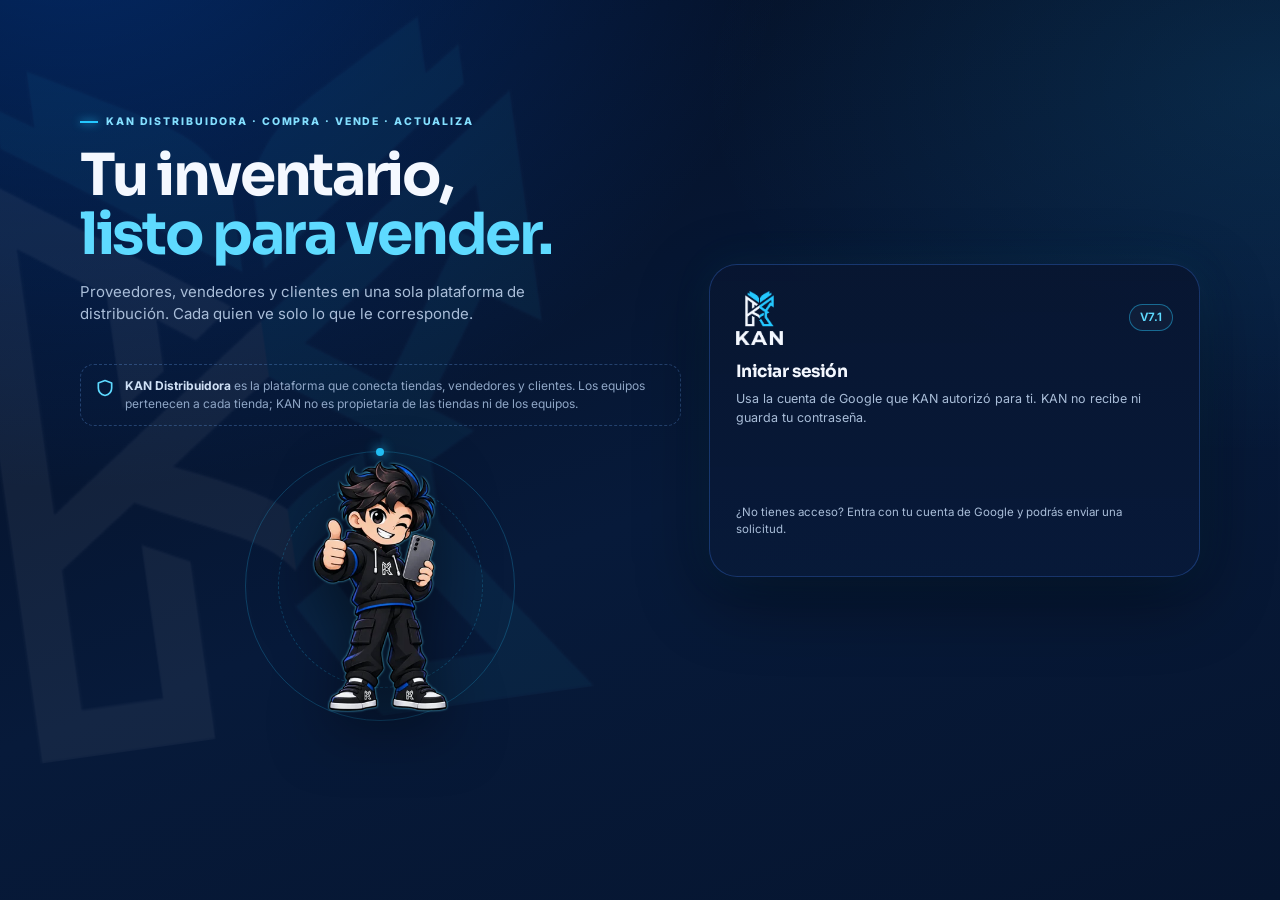
<file: index.html>
<!doctype html>
<html lang="es">
<head>
<meta charset="utf-8">
<meta name="viewport" content="width=device-width, initial-scale=1, viewport-fit=cover">
<meta name="theme-color" content="#06152F">
<meta name="description" content="KAN: inventario y venta de equipos electrónicos para proveedores y vendedores.">
<meta name="apple-mobile-web-app-capable" content="yes">
<meta name="apple-mobile-web-app-status-bar-style" content="black-translucent">
<meta name="apple-mobile-web-app-title" content="KAN">
<title>KAN Distribuidora · Compra. Vende. Actualiza.</title>
<link rel="manifest" href="manifest.webmanifest">
<link rel="icon" href="img/icono-192.png">
<link rel="apple-touch-icon" href="img/icono-192.png">
<link rel="preconnect" href="https://fonts.googleapis.com">
<link rel="preconnect" href="https://fonts.gstatic.com" crossorigin>
<link rel="stylesheet" href="https://fonts.googleapis.com/css2?family=Inter:wght@400;500;600;700;800&family=Sora:wght@600;700;800&display=swap">
<link rel="stylesheet" href="css/kan.css">
</head>
<body>
<div id="raiz"><div class="cargando"><img src="img/m_lap.webp" alt=""><span>Abriendo KAN…</span></div></div>
<div class="toasts" id="toasts" aria-live="polite"></div>
<script src="js/config.js"></script>
<script>
  if (!window.KAN_CONFIG.API_URL) document.write('<script src="js/servidor-prueba.js"><\/script>');
  else if (window.KAN_CONFIG.GOOGLE_CLIENT_ID) document.write('<script src="https://accounts.google.com/gsi/client" async defer><\/script>');
</script>
<script src="js/api.js"></script>
<script src="js/app.js"></script>
<script src="js/vistas.js"></script>
<script src="js/vistas-tienda.js"></script>
<script>
  if ('serviceWorker' in navigator && location.protocol === 'https:') navigator.serviceWorker.register('sw.js').catch(function () {});
</script>
</body>
</html>
</file>
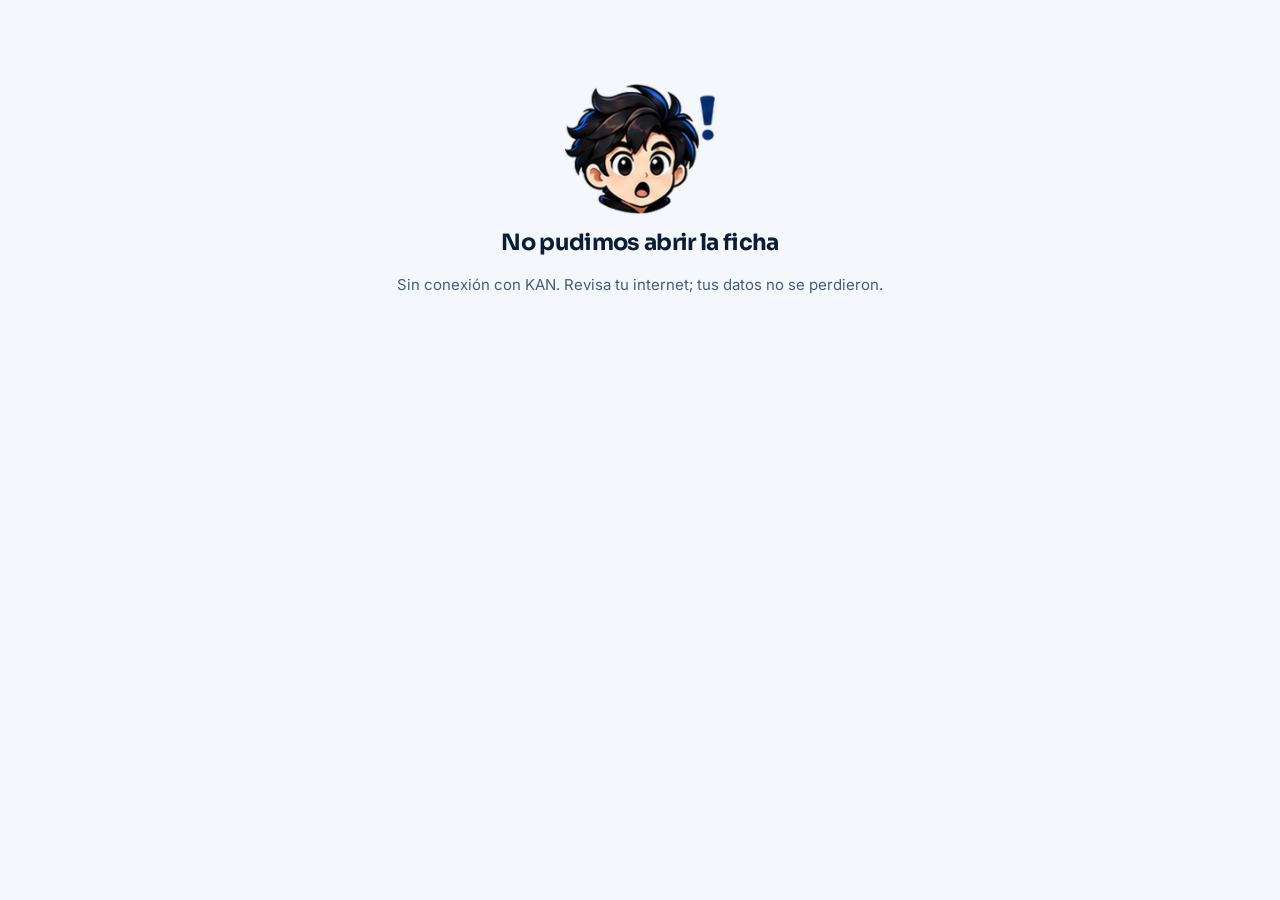
<file: ficha.html>
<!doctype html>
<html lang="es">
<head>
<meta charset="utf-8">
<meta name="viewport" content="width=device-width, initial-scale=1, viewport-fit=cover">
<meta name="theme-color" content="#f4f7fc">
<meta name="robots" content="noindex">
<title>Ficha del equipo · KAN Distribuidora</title>
<link rel="icon" href="img/icono-192.png">
<link rel="preconnect" href="https://fonts.googleapis.com">
<link rel="preconnect" href="https://fonts.gstatic.com" crossorigin>
<link rel="stylesheet" href="https://fonts.googleapis.com/css2?family=Inter:wght@400;500;600;700&family=Sora:wght@600;700;800&display=swap">
<style>
:root{--navy:#0a2a66;--azul:#087bff;--azul2:#0a52d6;--cian:#24c8ff;--tinta:#0d1b33;--mut:#4a5b78;--linea:#e1e8f3;--fondo:#f4f7fc}
*{box-sizing:border-box}
body{margin:0;background:var(--fondo);color:var(--tinta);font:15px/1.55 Inter,system-ui,-apple-system,"Segoe UI",sans-serif;-webkit-font-smoothing:antialiased}
h1,h2{font-family:Sora,Inter,sans-serif;letter-spacing:-.03em;margin:0}
.caja{max-width:1100px;margin:0 auto;padding:16px 16px 110px}
header{display:flex;align-items:center;justify-content:space-between;gap:12px;padding:6px 0 14px}
header img{height:42px;width:auto}
.disp{display:inline-flex;align-items:center;gap:7px;font-size:12px;font-weight:700;padding:6px 12px;border-radius:999px}
.disp::before{content:"";width:8px;height:8px;border-radius:50%;background:currentColor}
.d-DISPONIBLE{color:#0f7a52;background:#e3f7ee}.d-APARTADO{color:#8a5a00;background:#fff3d6}.d-NO_DISPONIBLE{color:#8a1f33;background:#fde6ea}
.rejilla{display:grid;gap:22px;grid-template-columns:minmax(0,1fr)}
@media (min-width:1024px){.rejilla{grid-template-columns:minmax(0,1.1fr) minmax(0,1fr);align-items:start}.galeria{position:sticky;top:16px}.caja{padding:24px 24px 60px}}
.principal{position:relative;height:clamp(280px,70vw,520px);border-radius:26px;overflow:hidden;background:radial-gradient(circle at 50% 55%,rgba(36,200,255,.3),transparent 60%),linear-gradient(150deg,#0c2a5c,#06152f);display:grid;place-items:center}
.principal img{width:100%;height:100%;object-fit:contain;animation:entra .5s ease both}
.principal button{position:absolute;top:calc(50% - 22px);width:44px;height:44px;border-radius:50%;border:0;background:rgba(255,255,255,.88);display:grid;place-items:center;cursor:pointer;font-size:20px;color:var(--tinta)}
.principal .ant{left:12px}.principal .sig{right:12px}
.miniaturas{display:flex;gap:8px;margin-top:10px;overflow-x:auto}
.miniaturas button{flex:none;width:68px;height:68px;padding:0;border-radius:12px;overflow:hidden;border:2px solid transparent;cursor:pointer;background:#dfe7f3}
.miniaturas button.on{border-color:var(--azul)}
.miniaturas img{width:100%;height:100%;object-fit:cover}
.sin-foto{color:#9fc3f0;text-align:center;font-size:13px}
.ceja{font-size:12px;font-weight:800;letter-spacing:.1em;color:var(--azul2);text-transform:uppercase}
h1{font-size:clamp(26px,4vw,36px);margin-top:4px}
.precio{display:flex;align-items:baseline;gap:8px;margin:12px 0 4px}
.precio b{font-family:Sora,Inter,sans-serif;font-size:34px;color:var(--navy);letter-spacing:-.03em}
.campos{display:grid;grid-template-columns:repeat(2,minmax(0,1fr));gap:10px;margin:16px 0}
.campo{background:#fff;border:1px solid var(--linea);border-radius:16px;padding:12px 14px}
.campo span{display:block;font-size:12px;color:var(--mut)}
.campo b{font-size:15px}
.detalles{background:#fff;border:1px solid var(--linea);border-radius:16px;padding:14px;color:#22324f}
.aviso{margin:16px 0;padding:12px 14px;border-radius:14px;background:#eef4ff;border:1px solid #cfe0ff;color:#23406f;font-size:13px}
.vendedor{display:flex;align-items:center;gap:12px;margin-top:16px;padding:12px 14px;border-radius:18px;background:linear-gradient(135deg,#0a2a66,#06152f);color:#f4f8ff;overflow:hidden}
.vendedor img{height:62px;width:auto;margin-bottom:-14px}
.cta{position:fixed;left:0;right:0;bottom:0;padding:12px 16px calc(12px + env(safe-area-inset-bottom,0px));background:rgba(244,247,252,.96);border-top:1px solid var(--linea)}
@media (min-width:1024px){.cta{position:static;padding:0;margin-top:18px;background:none;border:0}}
.cta a{display:flex;align-items:center;justify-content:center;gap:10px;height:56px;border-radius:16px;background:linear-gradient(135deg,var(--azul),var(--azul2));color:#fff;font-weight:700;font-size:16px;text-decoration:none;box-shadow:0 10px 24px rgba(8,82,214,.3);transition:transform .18s,box-shadow .2s}
.cta a:hover{transform:translateY(-2px);box-shadow:0 0 0 1px rgba(36,200,255,.8),0 0 24px rgba(36,200,255,.4)}
.cta a:focus-visible,button:focus-visible{outline:3px solid var(--azul);outline-offset:3px}
.estado{display:flex;flex-direction:column;align-items:center;gap:12px;text-align:center;padding:60px 16px}
.estado img{width:150px;animation:flota 5s ease-in-out infinite}
.prueba{font-size:12px;text-align:center;color:#8a5a00;background:#fff3d6;border-radius:10px;padding:6px 10px;margin-bottom:10px}
.entra{animation:entra .55s cubic-bezier(.2,.8,.2,1) both}
@keyframes entra{from{opacity:0;transform:translateY(12px)}to{opacity:1;transform:none}}
@keyframes flota{0%,100%{transform:translateY(0)}50%{transform:translateY(-8px)}}
@media (prefers-reduced-motion:reduce){*{animation:none!important;transition:none!important}}
</style>
</head>
<body>
<div class="caja" id="ficha"><div class="estado"><img src="img/m_lap.webp" alt=""><span>Cargando ficha…</span></div></div>
<script src="js/config.js"></script>
<script>if (!window.KAN_CONFIG.API_URL) document.write('<script src="js/servidor-prueba.js"><\/script>');</script>
<script src="js/api.js"></script>
<script>
(function () {
  var esc = function (s) { return String(s == null ? '' : s).replace(/[&<>"']/g, function (c) { return { '&': '&amp;', '<': '&lt;', '>': '&gt;', '"': '&quot;', "'": '&#39;' }[c]; }); };
  var caja = document.getElementById('ficha');
  var f = new URLSearchParams(location.search).get('f') || '';
  var MENSAJES = { NO_EXISTE: 'Esta ficha no existe o el enlace está incompleto.', REVOCADA: 'Esta ficha ya no está disponible.', VENCIDA: 'Este enlace venció. Pide uno nuevo a tu vendedor.' };
  function estado(img, titulo, texto) { caja.innerHTML = '<div class="estado entra"><img src="img/' + img + '" alt=""><h2>' + esc(titulo) + '</h2><p style="color:var(--mut);margin:0">' + esc(texto) + '</p></div>'; }
  KANApi.llamar('fichaPublica', { f: f }).then(function (r) {
    if (r.estado !== 'OK') return estado('m_think.webp', 'Ficha no disponible', MENSAJES[r.estado] || MENSAJES.NO_EXISTE);
    var u = r.unidad, i = 0;
    document.title = u.nombre + ' · KAN Distribuidora';
    var wa = r.vendedor.whatsapp ? 'https://wa.me/' + r.vendedor.whatsapp + '?text=' + encodeURIComponent('Hola, me interesa el ' + u.nombre + ' (ref. ' + u.referencia + '). ¿Sigue disponible?') : '';
    var DISP = { DISPONIBLE: 'Disponible', APARTADO: 'Apartado', NO_DISPONIBLE: 'No disponible' };
    function galeria() {
      if (!u.fotos.length) return '<div class="principal"><div class="sin-foto">Sin fotografías por ahora.<br>Pídelas a tu vendedor.</div></div>';
      return '<div class="principal"><img src="' + u.fotos[i] + '" alt="' + esc(u.nombre) + ', foto ' + (i + 1) + '">' + (u.fotos.length > 1 ? '<button class="ant" data-m="-1" aria-label="Foto anterior">‹</button><button class="sig" data-m="1" aria-label="Foto siguiente">›</button>' : '') + '</div>' +
        (u.fotos.length > 1 ? '<div class="miniaturas">' + u.fotos.map(function (s, j) { return '<button class="' + (j === i ? 'on' : '') + '" data-i="' + j + '" aria-label="Foto ' + (j + 1) + '"><img src="' + s + '" alt=""></button>'; }).join('') + '</div>' : '');
    }
    function pintar() {
      caja.innerHTML = (KANApi.modoPrueba ? '<div class="prueba">Ficha de prueba con datos ficticios</div>' : '') +
        '<header><img src="img/logo.png" alt="KAN"><span class="disp d-' + u.disponibilidad + '">' + DISP[u.disponibilidad] + '</span></header>' +
        '<div class="rejilla"><section class="galeria entra" id="galeria">' + galeria() + '</section><section class="entra" style="animation-delay:.08s">' +
        '<div class="ceja">' + esc(u.marca) + ' · ' + esc(u.categoria) + '</div><h1>' + esc(u.nombre) + '</h1>' +
        (u.precio !== null ? '<div class="precio"><b>$' + Number(u.precio).toLocaleString('es-MX') + '</b><span style="color:var(--mut);font-weight:600">MXN</span></div>' : '<p style="color:var(--mut)">Este equipo ya no está disponible. Pregunta a tu vendedor por opciones similares.</p>') +
        '<div class="campos">' + u.campos.map(function (c) { return '<div class="campo"><span>' + esc(c.l) + '</span><b>' + esc(c.v) + '</b></div>'; }).join('') + '</div>' +
        (u.detalles ? '<div class="detalles"><div style="font-size:12px;color:var(--mut)">Detalles</div>' + esc(u.detalles) + '</div>' : '') +
        '<div class="aviso">El precio y la existencia deben confirmarse con tu vendedor antes de cerrar la compra. Referencia: <b>' + esc(u.referencia) + '</b></div>' +
        '<div class="vendedor"><img src="img/m2_selfie.webp" alt=""><div><div style="font-size:12px;color:#a9d8ff">Te atiende</div><b style="font-family:Sora,Inter,sans-serif">' + esc(r.vendedor.nombre) + '</b><div style="font-size:11px;color:#a9d8ff">Vendedor en KAN Distribuidora</div></div></div>' +
        (wa ? '<div class="cta"><a href="' + esc(wa) + '" target="_blank" rel="noopener"><svg width="22" height="22" viewBox="0 0 24 24" fill="none" stroke="currentColor" stroke-width="2" stroke-linecap="round" stroke-linejoin="round" aria-hidden="true"><path d="M21 12a8.5 8.5 0 01-12.6 7.4L3 21l1.7-5.2A8.5 8.5 0 1121 12z"/></svg>Preguntar por WhatsApp</a></div>' : '') +
        '<p style="font-size:11.5px;color:#5b6b85;margin:18px 0 0;line-height:1.5">KAN Distribuidora es la plataforma que conecta tiendas, vendedores y clientes. Los equipos pertenecen a cada tienda; KAN no es propietaria de las tiendas ni de los equipos.</p></section></div>';
    }
    caja.addEventListener('click', function (e) {
      var b = e.target.closest('[data-m],[data-i]'); if (!b) return;
      i = b.dataset.i !== undefined ? Number(b.dataset.i) : (i + Number(b.dataset.m) + u.fotos.length) % u.fotos.length;
      document.getElementById('galeria').innerHTML = galeria();
    });
    pintar();
  }).catch(function (e) { estado('m_alerta.webp', 'No pudimos abrir la ficha', e.message || 'Revisa tu conexión e inténtalo de nuevo.'); });
})();
</script>
</body>
</html>
</file>
<file: css/kan.css>
/* KAN V7.0 · Identidad visual (base: KAN Lite V6.2 + prototipo visual) */
:root{
  --bg:#040f25;--bg2:#081b3d;--card:#0b2450;--card2:#0e2f63;--line:rgba(111,174,255,.2);--line2:rgba(36,200,255,.45);
  --blue:#087bff;--blue2:#0066ff;--cyan:#24c8ff;--cyan2:#5edaff;--ink:#f4f8ff;--mut:#a9bdd8;--mut2:#8fa6c6;
  --ok:#35d69a;--ok2:#63e5b2;--hold:#ffd27b;--review:#8fc9ff;--sold:#ff9cac;--gone:#c4d2e5;--warn:#ffc76b;--err:#ff6b7a;
  --r:18px;--r2:14px;--sombra:0 12px 30px rgba(0,0,0,.25);
  --f-titulo:Sora,Inter,system-ui,sans-serif;--f-texto:Inter,system-ui,-apple-system,"Segoe UI",Roboto,sans-serif;
  --nav-h:64px;--lado:236px;
}
*{box-sizing:border-box}
html{color-scheme:dark;-webkit-text-size-adjust:100%}
body{margin:0;min-height:100vh;color:var(--ink);font:15px/1.5 var(--f-texto);-webkit-font-smoothing:antialiased;
  background:radial-gradient(ellipse at 6% -12%,rgba(0,102,255,.30),transparent 42%),radial-gradient(ellipse at 100% 10%,rgba(36,200,255,.10),transparent 32%),linear-gradient(160deg,#040e22 0%,#071a3a 55%,#06152f 100%);background-attachment:fixed}
img{max-width:100%}
button,input,select,textarea{font:inherit;color:inherit}
a{color:var(--cyan2)}
h1,h2,h3{font-family:var(--f-titulo);letter-spacing:-.025em;margin:0}
h1{font-size:clamp(22px,2.6vw,30px);line-height:1.15}
h2{font-size:17px}
h3{font-size:15px}
.mut{color:var(--mut)}.peq{font-size:12.5px}.mini{font-size:11.5px}
.oculto{display:none!important}
.sr{position:absolute;width:1px;height:1px;overflow:hidden;clip:rect(0 0 0 0);white-space:nowrap}
svg.i{width:20px;height:20px;fill:none;stroke:currentColor;stroke-width:2;stroke-linecap:round;stroke-linejoin:round;flex:none}
:focus-visible{outline:3px solid var(--cyan);outline-offset:2px}

/* ---------- Estructura: móvil primero ---------- */
.app{min-height:100vh}
.barra-sup{position:sticky;top:0;z-index:30;display:flex;align-items:center;gap:10px;padding:10px 14px;padding-top:calc(10px + env(safe-area-inset-top,0px));
  background:rgba(4,15,36,.9);backdrop-filter:blur(14px);border-bottom:1px solid rgba(58,147,255,.22)}
.marca{display:flex;align-items:center;gap:8px;text-decoration:none;color:inherit;border:0;background:none;padding:0;cursor:pointer}
.marca img{height:30px;width:auto;filter:drop-shadow(0 0 10px rgba(36,200,255,.35))}
.marca b{font-family:var(--f-titulo);font-size:16px;letter-spacing:.02em}
.marca small{font-size:10px;font-weight:800;letter-spacing:.14em;color:#83dfff;border:1px solid var(--line);border-radius:6px;padding:2px 6px}
.barra-sup .buscador-sup{display:none}
.barra-sup .acciones{margin-left:auto;display:flex;align-items:center;gap:6px}
.lado{display:none}
.contenido{width:100%;padding:16px 14px calc(var(--nav-h) + 28px + env(safe-area-inset-bottom,0px));max-width:1500px;margin:0 auto;min-width:0}
.barra-guardar{position:sticky;bottom:calc(var(--nav-h) + 10px);z-index:5}
@media (min-width:640px){.barra-guardar{bottom:16px}}
.nav-inf{position:fixed;left:0;right:0;bottom:0;z-index:30;display:flex;gap:4px;padding:6px 8px calc(6px + env(safe-area-inset-bottom,0px));
  background:rgba(4,15,36,.96);backdrop-filter:blur(16px);border-top:1px solid rgba(58,147,255,.25)}
.nav-inf a{flex:1;min-height:52px;display:flex;flex-direction:column;align-items:center;justify-content:center;gap:2px;border-radius:12px;color:#9fb5d3;text-decoration:none;font-size:11px;font-weight:700;position:relative}
.nav-inf a.on{color:var(--cyan2);background:rgba(8,123,255,.18)}
.punto{position:absolute;top:6px;right:calc(50% - 18px);min-width:17px;height:17px;padding:0 4px;border-radius:9px;background:var(--cyan);color:#04152f;font-size:10px;font-weight:800;display:grid;place-items:center}
.estado-red{display:flex;align-items:center;gap:6px;font-size:11px;color:var(--mut)}
.estado-red i{width:8px;height:8px;border-radius:50%;background:var(--ok);box-shadow:0 0 8px var(--ok)}
.estado-red.fuera i{background:var(--err);box-shadow:0 0 8px var(--err)}
.aviso-red{position:sticky;top:57px;z-index:29;margin:0;padding:9px 14px;background:#5a1d2c;border-bottom:1px solid var(--err);color:#ffdfe4;font-size:13px;text-align:center}
.banda-prueba{padding:7px 14px;background:rgba(255,199,107,.12);border-bottom:1px solid rgba(255,199,107,.35);color:#ffe2a8;font-size:12px;text-align:center}
.banda-prueba b{color:#fff1d6}

/* Tablet: menú compacto lateral */
@media (min-width:640px){
  .app{display:grid;grid-template-columns:84px minmax(0,1fr);grid-template-rows:auto auto 1fr}
  .barra-sup{grid-column:1/-1}
  .banda-prueba,.aviso-red{grid-column:1/-1}
  .lado{display:flex;flex-direction:column;gap:4px;padding:14px 8px;position:sticky;top:57px;height:calc(100vh - 57px);border-right:1px solid rgba(58,147,255,.18);background:rgba(4,15,36,.55)}
  .lado a{display:flex;flex-direction:column;align-items:center;gap:3px;padding:10px 4px;border-radius:12px;color:#9fb5d3;text-decoration:none;font-size:10.5px;font-weight:700;text-align:center;position:relative;transition:background-color .2s,color .2s}
  .lado a:hover{background:rgba(8,123,255,.12);color:#fff}
  .lado a.on{background:rgba(8,123,255,.2);color:var(--cyan2);box-shadow:inset 0 0 0 1px rgba(36,200,255,.25)}
  .lado .pie-lado{margin-top:auto}
  .nav-inf{display:none}
  .contenido{padding:22px 22px 40px}
}
/* Escritorio: barra lateral con texto y buscador superior */
@media (min-width:1024px){
  .app{grid-template-columns:var(--lado) minmax(0,1fr)}
  .lado{padding:18px 12px}
  .lado a{flex-direction:row;justify-content:flex-start;gap:12px;padding:11px 14px;font-size:13.5px}
  .lado .punto{position:static;margin-left:auto}
  .lado .sec{font-size:10.5px;letter-spacing:.14em;color:var(--mut2);font-weight:800;padding:12px 14px 4px}
  .barra-sup{padding:12px 22px;gap:18px}
  .barra-sup .buscador-sup{display:block;flex:0 1 560px;margin-left:calc(var(--lado) - 170px)}
  .contenido{padding:26px 30px 48px}
}
@media (min-width:1440px){:root{--lado:256px}.contenido{padding:30px 40px 56px}}
@media (max-width:1023px){.lado .sec,.solo-escritorio{display:none!important}}
@media (min-width:1024px){.solo-movil{display:none!important}}

/* ---------- Componentes ---------- */
.tarjeta{background:linear-gradient(150deg,rgba(14,47,99,.92),rgba(7,25,57,.96));border:1px solid var(--line);border-radius:var(--r);padding:16px;box-shadow:var(--sombra)}
.tarjeta.plana{box-shadow:none;background:rgba(8,27,61,.7)}
.fila{display:flex;align-items:center;gap:10px;flex-wrap:wrap}
.entre{display:flex;align-items:center;justify-content:space-between;gap:12px;flex-wrap:wrap}
.pila{display:flex;flex-direction:column;gap:12px}
.rejilla{display:grid;gap:14px;grid-template-columns:repeat(auto-fill,minmax(min(100%,260px),1fr))}
.dos{display:grid;gap:16px;grid-template-columns:1fr}
@media (min-width:640px){.dos{grid-template-columns:repeat(2,minmax(0,1fr))}}
.encabezado{display:flex;align-items:flex-end;justify-content:space-between;gap:14px;flex-wrap:wrap;margin-bottom:18px}
.encabezado p{margin:4px 0 0}
.ceja{display:inline-flex;align-items:center;gap:8px;color:#83dfff;font-size:10.5px;font-weight:800;letter-spacing:.18em;text-transform:uppercase}
.ceja::before{content:"";width:18px;height:2px;background:var(--cyan);box-shadow:0 0 8px var(--cyan)}

.btn{position:relative;isolation:isolate;overflow:hidden;display:inline-flex;align-items:center;justify-content:center;gap:8px;min-height:44px;padding:10px 16px;border-radius:12px;
  border:1px solid rgba(130,185,255,.28);background:rgba(16,48,96,.78);color:#eaf5ff;font-weight:700;font-size:14px;cursor:pointer;text-decoration:none;
  transition:transform .18s ease,border-color .2s,box-shadow .22s,filter .2s}
.btn::before{content:"";position:absolute;inset:0;z-index:-1;opacity:0;pointer-events:none;background:radial-gradient(130px circle at var(--mx,50%) var(--my,50%),rgba(36,200,255,.4),transparent 72%);transition:opacity .2s}
.btn:hover{transform:translateY(-2px);border-color:rgba(36,200,255,.9);box-shadow:0 0 0 1px rgba(36,200,255,.25),0 0 20px rgba(0,119,255,.35);filter:brightness(1.06)}
.btn:hover::before{opacity:1}
.btn:active{transform:scale(.985)}
.btn.p{border-color:#168dff;background:linear-gradient(135deg,#087bff,#075de4);color:#fff;box-shadow:0 0 calc(10px + var(--prox,0)*22px) rgba(36,200,255,calc(.2 + var(--prox,0)*.45))}
.btn.neon{border:0;background:linear-gradient(135deg,#24c8ff,#087bff);color:#04152f;box-shadow:0 0 calc(14px + var(--prox,0)*22px) rgba(36,200,255,calc(.3 + var(--prox,0)*.4))}
.btn.p:hover,.btn.neon:hover{box-shadow:0 0 0 1px var(--cyan),0 0 30px rgba(36,200,255,.6),0 12px 28px rgba(8,123,255,.4)}
.btn.peligro{border-color:rgba(255,107,122,.55);background:rgba(120,25,45,.5);color:#ffdfe4}
.btn.ok{border-color:rgba(53,214,154,.55);background:rgba(20,90,70,.5);color:#d9fff0}
.btn.fant{background:transparent}
.btn.chico{min-height:36px;padding:6px 11px;font-size:12.5px;border-radius:10px}
.btn.ancho{width:100%}
.btn:disabled{opacity:.45;cursor:not-allowed;transform:none;box-shadow:none;filter:none}
.btn-icono{width:44px;height:44px;display:inline-grid;place-items:center;border-radius:12px;border:1px solid var(--line);background:rgba(8,27,61,.85);color:var(--ink);cursor:pointer;position:relative;transition:background-color .2s,box-shadow .2s}
.btn-icono:hover{background:rgba(8,123,255,.3);box-shadow:0 0 14px rgba(36,200,255,.35)}
.btn-icono .punto{top:-4px;right:-4px}

input,select,textarea{width:100%;min-height:46px;padding:11px 12px;border-radius:12px;border:1px solid rgba(125,174,232,.26);background:rgba(3,16,40,.72);color:var(--ink);transition:border-color .2s,box-shadow .2s}
textarea{min-height:90px;resize:vertical;line-height:1.5}
input::placeholder,textarea::placeholder{color:#7f97b9}
input:focus,select:focus,textarea:focus{outline:none;border-color:#24bfff;box-shadow:0 0 0 3px rgba(36,191,255,.16)}
select{color-scheme:dark}
label.campo,div.campo{display:block;font-size:12.5px;font-weight:700;color:#c3d5ed}
label.campo>input,label.campo>select,label.campo>textarea,div.campo>.chips{display:block;margin-top:6px}
div.campo>.chips{display:flex}
label.campo em{color:var(--cyan2);font-style:normal}
.campo.mal input,.campo.mal select{border-color:var(--err);box-shadow:0 0 0 2px rgba(255,107,122,.18)}
.form{display:grid;gap:14px;grid-template-columns:minmax(0,1fr)}
.form>*,.campo,.pila>*,.catalogo>*,.dos>*{min-width:0}
@media (min-width:1024px){.form.dos-col{grid-template-columns:repeat(2,minmax(0,1fr))}.form .todo{grid-column:1/-1}}
.check{display:flex;align-items:center;gap:10px;min-height:44px;cursor:pointer}
.check input{width:20px;min-height:20px;height:20px;accent-color:var(--cyan)}

.chips{display:flex;gap:8px;overflow-x:auto;padding:2px 0 4px;scrollbar-width:none}
.chips::-webkit-scrollbar{display:none}
.chip-f{flex:none;display:inline-flex;align-items:center;gap:7px;min-height:38px;padding:0 14px;border-radius:999px;border:1px solid rgba(118,168,226,.24);background:rgba(7,24,55,.8);color:#b5c7e0;font-weight:650;font-size:13px;cursor:pointer;transition:all .2s}
.chip-f:hover{border-color:var(--cyan);box-shadow:0 0 14px rgba(36,200,255,.25)}
.chip-f.on{background:rgba(8,123,255,.28);border-color:rgba(36,200,255,.75);color:#fff}
.chip-f b{font-size:11px;color:var(--cyan2)}
.estado{display:inline-flex;align-items:center;gap:6px;font-size:10.5px;font-weight:800;letter-spacing:.06em;padding:4px 10px;border-radius:999px;white-space:nowrap;text-transform:uppercase}
.estado::before{content:"";width:6px;height:6px;border-radius:50%;background:currentColor}
.e-DISPONIBLE{background:rgba(53,214,154,.14);color:var(--ok2)}
.e-APARTADO{background:rgba(255,210,123,.14);color:var(--hold)}
.e-REVISION{background:rgba(143,201,255,.14);color:var(--review)}
.e-VENDIDO{background:rgba(255,115,136,.14);color:var(--sold)}
.e-RETIRADO{background:rgba(196,210,229,.12);color:var(--gone)}
.etiqueta{display:inline-flex;align-items:center;gap:6px;font-size:11.5px;font-weight:650;padding:4px 10px;border-radius:999px;border:1px solid var(--line);color:#cfe0f5;background:rgba(255,255,255,.03)}
.etiqueta.cian{border-color:rgba(36,200,255,.45);color:var(--cyan2)}
.etiqueta.aviso{border-color:rgba(255,199,107,.45);color:var(--warn)}

.kpis{display:grid;gap:12px;grid-template-columns:repeat(2,minmax(0,1fr))}
@media (min-width:640px){.kpis{grid-template-columns:repeat(3,minmax(0,1fr))}}
@media (min-width:1024px){.kpis{grid-template-columns:repeat(5,minmax(0,1fr))}}
.kpi{position:relative;overflow:hidden;padding:14px 16px;border-radius:16px;background:linear-gradient(145deg,rgba(14,47,99,.92),rgba(7,27,61,.92));border:1px solid rgba(107,172,255,.22);min-height:92px}
.kpi b{display:block;font-family:var(--f-titulo);font-size:28px;letter-spacing:-.04em;line-height:1.15}
.kpi span{font-size:12px;font-weight:650;color:#b5c7e0}
.kpi::after{content:"";position:absolute;inset:0;background:linear-gradient(105deg,transparent 35%,rgba(94,218,255,.14) 50%,transparent 65%);transform:translateX(-100%);animation:brillo 6s ease-in-out 1s infinite}
@keyframes brillo{0%{transform:translateX(-100%)}40%,100%{transform:translateX(100%)}}

/* Tarjetas de modelo */
.modelo{display:flex;flex-direction:column;text-decoration:none;color:var(--ink);border-radius:var(--r);overflow:hidden;background:linear-gradient(150deg,rgba(14,47,99,.95),rgba(7,25,57,.98));border:1px solid var(--line);box-shadow:0 10px 24px rgba(0,0,0,.25);
  transition:transform .22s cubic-bezier(.2,.8,.2,1),box-shadow .25s,border-color .25s}
.modelo:hover{transform:translateY(-4px);border-color:rgba(36,200,255,.7);box-shadow:0 0 0 1px rgba(36,200,255,.25),0 0 24px rgba(36,200,255,.2),0 16px 30px rgba(0,0,0,.35)}
.modelo .foto{height:150px}
.modelo:hover .foto img,.modelo:hover .foto svg{transform:scale(1.06) rotate(-2deg)}
.modelo .cuerpo{padding:12px 14px 14px;display:flex;flex-direction:column;gap:6px}
.modelo .t{font-family:var(--f-titulo);font-weight:700;font-size:15px;line-height:1.25}
.cuentas{display:flex;gap:6px;flex-wrap:wrap}
.cuentas span{font-size:11px;font-weight:700;padding:3px 8px;border-radius:7px;background:rgba(255,255,255,.05)}
.precios{display:grid;grid-template-columns:1fr 1fr;gap:8px;padding-top:9px;margin-top:4px;border-top:1px solid rgba(111,174,255,.18)}
.precios div{font-size:11px;color:var(--mut)}
.precios b{display:block;font-family:var(--f-titulo);font-size:17px;color:var(--ink);font-variant-numeric:tabular-nums}
.precios .rec b{color:var(--cyan2)}
.foto{position:relative;display:grid;place-items:center;overflow:hidden;background:radial-gradient(circle at 50% 55%,rgba(16,111,255,.35),transparent 60%),linear-gradient(135deg,#0a2b62,#061a3d)}
.foto img{width:100%;height:100%;object-fit:cover;transition:transform .5s cubic-bezier(.2,.8,.2,1)}
.foto svg.arte{width:44%;height:auto;max-height:80%;color:#6fa8e8;transition:transform .5s cubic-bezier(.2,.8,.2,1);opacity:.9}
.foto .sobre{position:absolute;left:8px;top:8px;display:flex;gap:6px;flex-wrap:wrap}
.foto .sobre-der{position:absolute;right:8px;bottom:8px;font-size:10.5px;font-weight:650;color:#cfe0f5;background:rgba(4,20,40,.75);padding:3px 8px;border-radius:7px}

/* Lista de unidades */
.unidad{display:grid;grid-template-columns:76px minmax(0,1fr);gap:12px;padding:12px;border-radius:16px;background:linear-gradient(150deg,rgba(14,47,99,.85),rgba(7,25,57,.95));border:1px solid var(--line);transition:border-color .2s,box-shadow .2s}
.unidad:hover{border-color:rgba(36,200,255,.55);box-shadow:0 0 18px rgba(36,200,255,.15)}
.unidad .foto{width:76px;height:76px;border-radius:12px}
.unidad .acciones-u{grid-column:1/-1;display:flex;gap:8px;flex-wrap:wrap}
@media (min-width:1024px){.unidad{grid-template-columns:88px minmax(0,1fr) auto;align-items:center}.unidad .foto{width:88px;height:88px}.unidad .acciones-u{grid-column:auto;justify-content:flex-end}}
.id-copia{display:inline-flex;align-items:center;gap:6px;font-family:ui-monospace,SFMono-Regular,Menlo,monospace;font-size:12px;font-weight:700;color:var(--cyan2);background:rgba(36,200,255,.08);border:1px solid rgba(36,200,255,.25);border-radius:8px;padding:3px 8px;cursor:pointer}
.id-copia:hover{background:rgba(36,200,255,.16)}
.id-copia svg{width:13px;height:13px}

/* Tabla */
.tabla-caja{overflow-x:auto;border-radius:var(--r);border:1px solid var(--line);background:rgba(6,20,46,.7)}
table.t{width:100%;border-collapse:collapse;font-size:13px;min-width:760px}
table.t th,table.t td{padding:10px 12px;text-align:left;border-bottom:1px solid rgba(111,174,255,.12);white-space:nowrap}
table.t th{position:sticky;top:0;background:#0a2048;font-size:11px;letter-spacing:.06em;text-transform:uppercase;color:var(--mut)}
table.t th button{all:unset;cursor:pointer;display:inline-flex;gap:4px;align-items:center}
table.t th button:focus-visible{outline:2px solid var(--cyan)}
table.t tr:hover td{background:rgba(8,123,255,.08)}
table.t td.num{text-align:right;font-variant-numeric:tabular-nums}

/* Catálogo con filtros laterales */
.catalogo{display:grid;gap:18px;grid-template-columns:minmax(0,1fr)}
.filtros{display:none}
.filtros.abierto{display:flex;position:fixed;inset:0;z-index:60;background:rgba(3,10,24,.85);backdrop-filter:blur(6px);align-items:flex-end}
.filtros .panel{width:100%;max-height:86vh;overflow:auto;background:linear-gradient(170deg,#0e2b5c,#071832);border-top:1px solid var(--line2);border-radius:22px 22px 0 0;padding:18px 16px calc(18px + env(safe-area-inset-bottom,0px));display:flex;flex-direction:column;gap:14px}
@media (min-width:1024px){
  .catalogo{grid-template-columns:270px minmax(0,1fr)}
  .filtros,.filtros.abierto{display:block;position:sticky;top:84px;align-self:start;inset:auto;background:none;backdrop-filter:none;z-index:1}
  .filtros .panel{max-height:calc(100vh - 110px);border:1px solid var(--line);border-radius:var(--r);background:rgba(8,27,61,.75)}
  .filtros .cerrar-filtros{display:none}
}
.interpretacion{display:flex;align-items:center;gap:10px;flex-wrap:wrap;padding:10px 12px;border-radius:14px;background:rgba(8,42,91,.55);border:1px solid rgba(36,200,255,.22)}
.interpretacion img{width:38px;height:38px;object-fit:contain}
.aviso{display:flex;align-items:center;gap:12px;padding:12px 14px;border-radius:14px;border:1px solid rgba(255,199,107,.4);background:rgba(255,199,107,.08);color:#ffe2a8;font-size:13px}
.aviso.info{border-color:rgba(36,200,255,.35);background:rgba(8,42,91,.45);color:#cfe9ff}
.aviso.peligro{border-color:rgba(255,107,122,.45);background:rgba(120,25,45,.35);color:#ffdfe4}

/* Ficha interna: dos columnas en escritorio */
.ficha{display:grid;gap:18px;grid-template-columns:minmax(0,1fr)}
@media (min-width:1024px){.ficha{grid-template-columns:minmax(0,1.05fr) minmax(0,1fr);align-items:start}.ficha .galeria{position:sticky;top:84px}}
.galeria .principal{height:clamp(260px,52vw,460px);border-radius:22px;border:1px solid var(--line);cursor:zoom-in}
.galeria .principal img{object-fit:contain;background:#061634}
.miniaturas{display:grid;grid-template-columns:repeat(5,minmax(0,1fr));gap:8px;margin-top:10px}
.miniaturas button{padding:0;border:1px solid var(--line);border-radius:10px;overflow:hidden;aspect-ratio:1;cursor:pointer;background:#0a2048}
.miniaturas button.on{border-color:var(--cyan);box-shadow:0 0 10px rgba(36,200,255,.5)}
.miniaturas img{width:100%;height:100%;object-fit:cover;display:block}
.specs{display:grid;grid-template-columns:repeat(2,minmax(0,1fr));gap:10px}
.spec{padding:11px 13px;border-radius:14px;background:rgba(8,27,61,.85);border:1px solid rgba(107,172,255,.18)}
.spec span{display:block;font-size:11px;color:var(--mut)}
.spec b{font-size:14px}
.precio-bloque{display:grid;grid-template-columns:repeat(2,minmax(0,1fr));gap:10px}
.precio-bloque .p{padding:12px 14px;border-radius:16px;background:rgba(8,27,61,.85);border:1px solid rgba(107,172,255,.18)}
.precio-bloque .p.dest{background:linear-gradient(145deg,rgba(8,123,255,.22),rgba(36,200,255,.08));border-color:rgba(36,200,255,.4)}
.precio-bloque span{display:block;font-size:11px;color:var(--mut)}
.precio-bloque b{font-family:var(--f-titulo);font-size:21px}
.precio-bloque .dest b{color:var(--cyan2)}
.privado{border:1px dashed rgba(255,199,107,.4);background:rgba(255,199,107,.05)}
.burbuja-wa{padding:12px 14px;border-radius:16px 16px 16px 4px;background:#0d3b2e;border:1px solid rgba(53,214,154,.25);color:#e9fff6}
.burbuja-wa textarea{background:transparent;border:0;min-height:220px;padding:0;color:#e9fff6}
.burbuja-wa textarea:focus{box-shadow:none}
.metricas{display:grid;grid-template-columns:repeat(3,minmax(0,1fr));gap:8px}
.metricas div{padding:10px;border-radius:12px;background:rgba(3,16,40,.6);border:1px solid rgba(107,172,255,.15);text-align:center}
.metricas b{display:block;font-family:var(--f-titulo);font-size:18px}
.metricas span{font-size:11px;color:var(--mut)}
.linea-tiempo{list-style:none;margin:0;padding:0}
.linea-tiempo li{position:relative;padding:8px 0 8px 18px;border-left:2px solid rgba(36,200,255,.4);margin-left:5px;font-size:13px}
.linea-tiempo li::before{content:"";position:absolute;left:-6px;top:13px;width:10px;height:10px;border-radius:50%;background:var(--cyan);box-shadow:0 0 8px var(--cyan)}
.linea-tiempo li.rev{opacity:.55;text-decoration:line-through}
details.plegable>summary{list-style:none;cursor:pointer;display:flex;align-items:center;justify-content:space-between;gap:10px;font-weight:800}
details.plegable>summary::-webkit-details-marker{display:none}
details.plegable[open]>summary{margin-bottom:10px}

/* Registro */
.unidad-form{border:1px solid var(--line);border-radius:var(--r);padding:16px;background:rgba(8,27,61,.6)}
.fotos-edit{display:grid;grid-template-columns:repeat(auto-fill,minmax(96px,1fr));gap:10px}
.fotos-edit .f{position:relative;aspect-ratio:1;border-radius:12px;overflow:hidden;border:1px solid var(--line);background:#0a2048}
.fotos-edit .f img{width:100%;height:100%;object-fit:cover}
.fotos-edit .f .ctrl{position:absolute;inset:auto 4px 4px 4px;display:flex;gap:4px;justify-content:center}
.fotos-edit .f .ctrl button{width:30px;height:30px;border-radius:50%;border:0;background:rgba(0,0,0,.72);color:#fff;display:grid;place-items:center;cursor:pointer}
.fotos-edit .f .ctrl button svg{width:15px;height:15px}
.fotos-edit .f .principal-tag{position:absolute;left:5px;top:5px;background:var(--cyan);color:#04152f;font-size:10px;font-weight:800;padding:2px 7px;border-radius:999px}
.fotos-edit .agregar{aspect-ratio:1;border:1px dashed rgba(36,200,255,.5);border-radius:12px;background:rgba(36,200,255,.06);color:var(--cyan2);display:flex;flex-direction:column;align-items:center;justify-content:center;gap:4px;font-size:11.5px;font-weight:700;cursor:pointer}
.paso{width:28px;height:28px;border-radius:50%;display:inline-grid;place-items:center;background:linear-gradient(135deg,#087bff,#24c8ff);color:#04152f;font-weight:800;font-size:13px;flex:none}
.contador{display:inline-flex;align-items:center;border:1px solid var(--line);border-radius:12px;overflow:hidden}
.contador button{width:44px;height:44px;border:0;background:rgba(8,27,61,.9);color:var(--ink);font-size:20px;cursor:pointer}
.contador output{min-width:48px;text-align:center;font-family:var(--f-titulo);font-weight:700;font-size:18px}

/* Pestañas */
.pestanas{display:flex;gap:6px;overflow-x:auto;padding:4px;border-radius:14px;background:rgba(8,27,61,.8);border:1px solid rgba(103,169,255,.2);margin-bottom:16px;scrollbar-width:none}
.pestanas button{flex:none;min-height:40px;padding:0 14px;border:0;border-radius:10px;background:transparent;color:var(--mut);font-weight:700;cursor:pointer}
.pestanas button.on{background:linear-gradient(135deg,#087bff,#24c8ff);color:#fff;box-shadow:0 0 16px rgba(8,123,255,.4)}

/* Modal, toast y visor */
.capa{position:fixed;inset:0;z-index:80;background:rgba(3,10,24,.84);backdrop-filter:blur(6px);display:flex;align-items:flex-end;justify-content:center;animation:aparecer .2s ease both}
@media (min-width:640px){.capa{align-items:center;padding:20px}}
.modal{width:100%;max-width:520px;max-height:90vh;overflow:auto;background:linear-gradient(170deg,#0e2b5c,#071832);border:1px solid var(--line2);border-radius:24px 24px 0 0;padding:20px;box-shadow:0 -10px 40px rgba(36,200,255,.12);animation:subir .35s cubic-bezier(.2,1.1,.3,1) both}
@media (min-width:640px){.modal{border-radius:24px}}
.modal h2{margin-bottom:6px}
.modal .botones{display:flex;gap:10px;justify-content:flex-end;flex-wrap:wrap;margin-top:16px}
.visor{position:fixed;inset:0;z-index:90;background:rgba(2,8,20,.95);display:flex;flex-direction:column;align-items:center;justify-content:center;gap:12px;padding:16px}
.visor img{max-width:100%;max-height:78vh;border-radius:12px}
.toasts{position:fixed;left:50%;transform:translateX(-50%);bottom:calc(var(--nav-h) + 18px + env(safe-area-inset-bottom,0px));z-index:100;display:flex;flex-direction:column;gap:8px;width:min(92vw,440px);pointer-events:none}
@media (min-width:640px){.toasts{bottom:24px;left:auto;right:24px;transform:none}}
.toast{display:flex;align-items:center;gap:10px;padding:10px 14px;border-radius:14px;background:#0d2d5d;border:1px solid rgba(36,200,255,.55);box-shadow:0 12px 36px rgba(0,0,0,.45);font-weight:650;font-size:13.5px;animation:subir .3s ease both;pointer-events:auto}
.toast img{width:40px;height:40px;object-fit:contain;flex:none}
.toast.err{background:#5a1d2c;border-color:var(--err)}
@keyframes aparecer{from{opacity:0}to{opacity:1}}
@keyframes subir{from{opacity:0;transform:translateY(24px) scale(.98)}to{opacity:1;transform:none}}

/* Mascota */
.mascota{display:flex;align-items:center;gap:14px}
.mascota img{width:92px;height:auto;flex:none;filter:drop-shadow(0 10px 18px rgba(0,0,0,.4));animation:flotar 6s ease-in-out infinite}
.mascota .globo{position:relative;padding:12px 14px;border-radius:16px;background:rgba(8,42,91,.75);border:1px solid rgba(36,200,255,.3);font-size:13.5px;line-height:1.45}
.mascota .globo::before{content:"";position:absolute;left:-7px;top:22px;width:12px;height:12px;background:inherit;border-left:1px solid rgba(36,200,255,.3);border-bottom:1px solid rgba(36,200,255,.3);transform:rotate(45deg)}
.mascota.vertical{flex-direction:column;text-align:center}
.mascota.vertical .globo::before{left:calc(50% - 6px);top:-7px;transform:rotate(135deg)}
.mascota.advertencia .globo{border-color:rgba(255,199,107,.5);background:rgba(90,60,10,.35)}
.vacio{display:flex;flex-direction:column;align-items:center;gap:10px;padding:36px 16px;text-align:center}
.vacio .mascota img{width:130px}
@keyframes flotar{0%,100%{transform:translateY(0)}50%{transform:translateY(-8px)}}
.celebra{position:relative}
.celebra::after{content:"";position:absolute;inset:-20px;background:radial-gradient(circle,rgba(36,200,255,.35) 2px,transparent 3px) 0 0/22px 22px;animation:chispas 1.2s ease-out both;pointer-events:none;mask:radial-gradient(circle,#000 30%,transparent 70%)}
@keyframes chispas{from{opacity:1;transform:scale(.6)}to{opacity:0;transform:scale(1.4)}}
.cargando{display:flex;flex-direction:column;align-items:center;gap:10px;padding:40px 10px;color:var(--mut)}
.cargando img{width:110px;animation:flotar 3s ease-in-out infinite}
.esqueleto{border-radius:var(--r);background:linear-gradient(90deg,rgba(14,47,99,.6) 25%,rgba(36,200,255,.12) 50%,rgba(14,47,99,.6) 75%);background-size:200% 100%;animation:esq 1.4s linear infinite;min-height:220px}
@keyframes esq{to{background-position:-200% 0}}

/* Entradas animadas */
.entra{opacity:0;animation:entra .55s cubic-bezier(.2,.8,.2,1) forwards}
@keyframes entra{from{opacity:0;transform:translateY(14px)}to{opacity:1;transform:none}}

/* Acceso */
.acceso{min-height:calc(100vh - 60px);display:grid;gap:28px;align-items:center;padding:28px 18px;max-width:1180px;margin:0 auto;position:relative}
@media (min-width:1024px){.acceso{grid-template-columns:minmax(0,1.1fr) minmax(380px,.9fr);padding:40px 30px}}
.acceso .marca-agua{position:absolute;left:-60px;top:40px;width:min(60vw,560px);opacity:.05;transform:rotate(-8deg);pointer-events:none}
.acceso .hero{position:relative;display:flex;flex-direction:column;gap:16px}
.acceso .hero h1{font-size:clamp(32px,5vw,58px);line-height:1.02;letter-spacing:-.04em}
.acceso .hero h1 span{color:var(--cyan2)}
.orbita-caja{position:relative;height:280px;display:grid;place-items:center}
.orbita{position:absolute;border-radius:50%;border:1px solid rgba(36,200,255,.22);animation:girar 28s linear infinite}
.orbita i{position:absolute;width:8px;height:8px;border-radius:50%;background:var(--cyan);box-shadow:0 0 12px var(--cyan);top:-4px;left:calc(50% - 4px)}
.orbita.b{border-style:dashed;animation-duration:40s;animation-direction:reverse}
.orbita-caja img{position:relative;height:250px;width:auto;animation:flotar 6s ease-in-out infinite;filter:drop-shadow(0 0 1px rgba(94,218,255,.9)) drop-shadow(0 18px 30px rgba(0,0,0,.5))}
@keyframes girar{to{transform:rotate(360deg)}}
@media (max-width:1023px){.orbita-caja{height:220px}.orbita-caja img{height:200px}}
.panel-acceso{position:relative;background:linear-gradient(180deg,rgba(8,22,49,.96),rgba(8,26,57,.92));border:1px solid rgba(66,134,255,.28);border-radius:28px;padding:26px;box-shadow:0 22px 70px rgba(0,0,0,.42),0 0 40px rgba(36,200,255,.08)}
.cuenta-prueba{display:flex;align-items:center;gap:12px;width:100%;text-align:left;padding:12px 14px;border-radius:14px;border:1px solid var(--line);background:rgba(16,48,96,.6);color:var(--ink);cursor:pointer;transition:all .2s}
.cuenta-prueba:hover{border-color:var(--cyan);box-shadow:0 0 16px rgba(36,200,255,.25);transform:translateY(-1px)}
.cuenta-prueba .av{width:40px;height:40px;border-radius:50%;display:grid;place-items:center;font-weight:800;background:linear-gradient(135deg,#087bff,#24c8ff);color:#04152f;flex:none}

/* =================== V7.2 · KAN Distribuidora, logos de tienda, vitrina y animaciones =================== */
.marca-txt{display:flex;flex-direction:column;line-height:1.05;text-align:left}
.marca-txt small{border:0;padding:0;font-size:8.5px;letter-spacing:.24em;text-transform:uppercase;color:var(--cyan2);margin-top:2px}

/* Logos de tienda */
.logo-t{display:inline-grid;place-items:center;flex:none;border-radius:50%;background:#fff;overflow:hidden;box-shadow:0 0 0 1px rgba(36,200,255,.35),0 6px 18px rgba(0,0,0,.35)}
.logo-t img{width:100%;height:100%;object-fit:contain;padding:6%}
.logo-t.ini{background:linear-gradient(135deg,#087bff,#24c8ff);color:#04152f;font-family:var(--f-titulo);font-weight:800}
.logo-t.xs{width:20px;height:20px;font-size:8px;box-shadow:0 0 0 1px rgba(255,255,255,.25)}
.logo-t.sm{width:40px;height:40px;font-size:13px}
.logo-t.md{width:52px;height:52px;font-size:16px}
.logo-t.lg{width:76px;height:76px;font-size:24px}
.logo-t.xl{width:118px;height:118px;font-size:36px}
.logo-t.cargando-logo{background:linear-gradient(90deg,#dfe8f5 25%,#fff 50%,#dfe8f5 75%);background-size:200% 100%;animation:esq 1.2s linear infinite}
.logo-t.cargando-logo img:not([src]){visibility:hidden}
.con-logo{display:inline-flex;align-items:center;gap:6px}
.banner-tienda{position:relative;display:flex;align-items:center;gap:16px;flex-wrap:wrap;padding:16px 18px;margin-bottom:16px;border-radius:22px;overflow:hidden;
  background:linear-gradient(120deg,rgba(8,123,255,.22),rgba(36,200,255,.08) 55%,rgba(11,36,80,.6));border:1px solid rgba(36,200,255,.35)}
.banner-tienda::after{content:"";position:absolute;inset:0;background:linear-gradient(110deg,transparent 30%,rgba(255,255,255,.08) 45%,transparent 60%);transform:translateX(-100%);animation:brillo 5.5s ease-in-out infinite;pointer-events:none}
.banner-tienda .logo-t{animation:halo 3.2s ease-in-out infinite}
.banner-tienda h2{margin:2px 0 0;font-size:clamp(20px,3vw,26px)}
.bt-texto{flex:1;min-width:160px}
.bt-acciones{flex-basis:100%;gap:8px}
@keyframes halo{0%,100%{box-shadow:0 0 0 1px rgba(36,200,255,.35),0 0 0 0 rgba(36,200,255,.35)}50%{box-shadow:0 0 0 1px rgba(36,200,255,.6),0 0 0 10px rgba(36,200,255,0)}}
.logo-editor{display:flex;align-items:center;gap:16px;flex-wrap:wrap}

/* Aviso legal de KAN Distribuidora */
.aviso-legal{display:flex;gap:10px;align-items:flex-start;margin:22px 0 4px;padding:12px 14px;border-radius:14px;border:1px dashed rgba(111,174,255,.28);color:var(--mut2);font-size:12px;line-height:1.5}
.aviso-legal .i{flex:none;color:var(--cyan2);margin-top:1px}
.aviso-legal b{color:#cfe0f5}

/* Portada de la vitrina (pública) */
.vitrina-acceso{position:relative;min-height:100vh;min-height:100dvh;display:flex;flex-direction:column;align-items:center;justify-content:center;gap:18px;padding:40px 16px 30px;overflow:hidden}
.va-fondo i{position:absolute;border-radius:50%;filter:blur(60px);opacity:.55;animation:deriva 14s ease-in-out infinite}
.va-fondo i:nth-child(1){width:380px;height:380px;background:#087bff;top:-90px;left:-80px}
.va-fondo i:nth-child(2){width:300px;height:300px;background:#24c8ff;bottom:-60px;right:-60px;animation-delay:-5s;opacity:.35}
.va-fondo i:nth-child(3){width:220px;height:220px;background:#5b3cff;top:40%;left:60%;animation-delay:-9s;opacity:.25}
@keyframes deriva{0%,100%{transform:translate(0,0) scale(1)}33%{transform:translate(40px,30px) scale(1.1)}66%{transform:translate(-30px,20px) scale(.95)}}
.va-tarjeta{position:relative;z-index:1;width:min(460px,100%);text-align:center;display:flex;flex-direction:column;align-items:center;gap:12px;padding:30px 24px 26px;border-radius:28px;
  background:linear-gradient(180deg,rgba(8,22,49,.92),rgba(8,26,57,.88));border:1px solid rgba(66,134,255,.3);box-shadow:0 26px 80px rgba(0,0,0,.5),0 0 50px rgba(36,200,255,.1);backdrop-filter:blur(8px)}
.va-tarjeta h1{margin:0;font-size:clamp(26px,6vw,34px)}
.va-sub{margin:0;color:#cfe0f5;line-height:1.55}
.va-sub .cuenta{font-family:var(--f-titulo);font-size:20px;color:var(--cyan2)}
.va-logo{position:relative;width:150px;height:150px;display:grid;place-items:center;margin-bottom:6px}
.va-logo>img,.va-logo>.ini{position:relative;z-index:1;width:126px;height:126px;border-radius:50%;background:#fff;object-fit:contain;padding:6px;box-shadow:0 12px 40px rgba(0,0,0,.45);animation:pop .7s cubic-bezier(.2,1.4,.4,1) both}
.va-logo>.ini{display:grid;place-items:center;font-family:var(--f-titulo);font-size:40px;font-weight:800;background:linear-gradient(135deg,#087bff,#24c8ff);color:#04152f}
.va-logo .anillo{position:absolute;inset:0;border-radius:50%;border:2px solid transparent;border-top-color:var(--cyan);border-right-color:rgba(36,200,255,.3);animation:girar 3.5s linear infinite}
.va-logo .anillo.b{inset:-10px;border-top-color:transparent;border-bottom-color:rgba(8,123,255,.8);animation-duration:6s;animation-direction:reverse}
.va-google{min-height:44px;display:flex;justify-content:center}
.va-mascota{position:relative;z-index:1;height:170px;width:auto;filter:drop-shadow(0 16px 26px rgba(0,0,0,.5))}
.va-pie{position:relative;z-index:1;display:flex;align-items:center;gap:10px;color:var(--mut);font-size:12.5px}
.va-pie img{height:30px;width:auto}
.vitrina-acceso .aviso-legal{position:relative;z-index:1;max-width:460px;margin:0}
.va-cargando{position:absolute;inset:0;border-radius:inherit;background:rgba(6,21,47,.92);display:grid;place-items:center}
@media (min-width:900px){.va-mascota{position:absolute;left:calc(50% + 250px);bottom:18%;height:230px}}

/* Vitrina (dentro de la app) */
.vitrina-hero{position:relative;display:flex;align-items:center;gap:22px;flex-wrap:wrap;padding:22px;margin-bottom:16px;border-radius:26px;overflow:hidden;
  background:radial-gradient(120% 140% at 0% 0%,rgba(36,200,255,.22),transparent 55%),linear-gradient(135deg,#0b2a5c,#081b3d);border:1px solid rgba(36,200,255,.35)}
.vitrina-hero::before{content:"";position:absolute;inset:0;background-image:linear-gradient(rgba(255,255,255,.035) 1px,transparent 1px),linear-gradient(90deg,rgba(255,255,255,.035) 1px,transparent 1px);background-size:28px 28px;pointer-events:none}
.vitrina-hero .logo-t{position:relative;animation:halo 3.2s ease-in-out infinite,pop .7s cubic-bezier(.2,1.4,.4,1) both}
.vh-texto{position:relative;flex:1;min-width:200px}
.vh-texto h1{margin:4px 0 6px;font-size:clamp(26px,4vw,38px)}
.vh-texto p{margin:0 0 12px;color:#cfe0f5}
.vh-datos{display:flex;align-items:center;gap:12px;flex-wrap:wrap}
.vh-datos b{font-family:var(--f-titulo);font-size:22px;color:var(--cyan2)}
.vh-mascota{position:relative;height:140px;width:auto;filter:drop-shadow(0 14px 22px rgba(0,0,0,.45))}
@media (max-width:640px){.vitrina-hero{padding:18px;gap:14px}.vitrina-hero .logo-t.xl{width:84px;height:84px}.vh-mascota{position:absolute;right:-6px;top:10px;height:84px;opacity:.95}.vh-texto{min-width:0}.vh-texto h1,.vh-texto p,.vh-texto .ceja{padding-right:62px}}
.vitrina-busca{display:flex;align-items:center;gap:8px;padding:6px 6px 6px 14px;border-radius:16px;background:rgba(8,30,66,.85);border:1px solid var(--line);transition:border-color .2s,box-shadow .2s}
.vitrina-busca:focus-within{border-color:var(--cyan);box-shadow:0 0 0 4px rgba(36,200,255,.12)}
.vitrina-busca .lupa{color:var(--mut)}
.vitrina-busca input{flex:1;min-width:0;border:0;background:none;color:var(--ink);font:inherit;font-size:15px;padding:10px 4px;outline:none}
.vitrina-busca select{flex:none;width:auto;max-width:44%;min-height:0;border:1px solid var(--line);background:#0b2450;color:var(--ink);border-radius:12px;padding:9px 10px;font:inherit;font-size:13px}
.rejilla-prod{display:grid;grid-template-columns:repeat(auto-fill,minmax(220px,1fr));gap:16px;margin-top:16px}
@media (max-width:520px){.rejilla-prod{grid-template-columns:1fr 1fr;gap:10px}}
.prod{position:relative;display:flex;flex-direction:column;border-radius:20px;overflow:hidden;text-decoration:none;color:inherit;background:linear-gradient(180deg,#0d2c5e,#0a2148);border:1px solid var(--line);transition:transform .25s cubic-bezier(.2,.8,.2,1),box-shadow .25s,border-color .25s}
.prod:hover{transform:translateY(-5px);border-color:rgba(36,200,255,.6);box-shadow:0 18px 40px rgba(0,0,0,.4),0 0 24px rgba(36,200,255,.15)}
.prod::after{content:"";position:absolute;inset:0;background:linear-gradient(115deg,transparent 35%,rgba(255,255,255,.1) 50%,transparent 65%);transform:translateX(-120%);transition:transform .7s;pointer-events:none}
.prod:hover::after{transform:translateX(120%)}
.prod .foto{position:relative;aspect-ratio:1/1;background:radial-gradient(circle at 50% 40%,#123a78,#081b3d);display:grid;place-items:center;overflow:hidden}
.prod .foto img{width:100%;height:100%;object-fit:cover;transition:transform .5s}
.prod:hover .foto img{transform:scale(1.06)}
.prod .foto .arte{width:46%;height:46%;color:#6aa9ff;opacity:.85}
.chip-cat{position:absolute;left:10px;top:10px;display:inline-flex;align-items:center;gap:5px;font-size:11px;font-weight:700;padding:4px 9px;border-radius:999px;background:rgba(4,15,37,.72);border:1px solid rgba(255,255,255,.15);backdrop-filter:blur(6px)}
.chip-cat .i{width:13px;height:13px}
.prod .cuerpo{display:flex;flex-direction:column;gap:4px;padding:12px 14px 14px;flex:1}
.prod .t{font-family:var(--f-titulo);font-weight:700;font-size:15.5px;line-height:1.25}
.prod .tags{font-size:12px;color:#cfe0f5;margin-top:2px}
.precio-fila{display:flex;align-items:center;justify-content:space-between;gap:8px;margin-top:auto;padding-top:10px}
.precio{font-family:var(--f-titulo);font-size:20px;font-weight:800;background:linear-gradient(90deg,#fff,var(--cyan2));-webkit-background-clip:text;background-clip:text;color:transparent}
.prod .ver{display:inline-flex;align-items:center;font-size:12.5px;font-weight:700;color:var(--cyan2);transition:gap .2s}
.prod:hover .ver{gap:4px}
@media (max-width:520px){.prod .t{font-size:13.5px}.precio{font-size:17px}.prod .tags{display:none}.prod .cuerpo{padding:10px}}
.precio-cliente{display:flex;align-items:baseline;gap:10px;padding:16px 18px;border-radius:18px;background:linear-gradient(120deg,rgba(8,123,255,.25),rgba(36,200,255,.1));border:1px solid rgba(36,200,255,.4)}
.precio-cliente span{color:var(--mut);font-size:13px}
.precio-cliente b{font-family:var(--f-titulo);font-size:34px;font-weight:800;color:#fff}
.btn.wa{background:linear-gradient(135deg,#1fb35a,#25d366);border-color:transparent;color:#03200f}
.btn.wa:hover{box-shadow:0 10px 26px rgba(37,211,102,.35)}
.btn.grande{min-height:54px;font-size:15.5px;width:100%;justify-content:center}

.aviso-previa{flex-wrap:wrap;align-items:center}
.aviso-previa>span{flex:1 1 220px}
.aviso-previa .btn{flex:none}

/* Mascota con más vida */
.m-flota{animation:flotar 4.5s ease-in-out infinite}
.m-saluda{transform-origin:50% 90%;animation:saludar 2.6s ease-in-out infinite}
@keyframes saludar{0%,60%,100%{transform:rotate(0) translateY(0)}10%{transform:rotate(-6deg) translateY(-6px)}20%{transform:rotate(5deg)}30%{transform:rotate(-4deg) translateY(-3px)}40%{transform:rotate(3deg)}}
@keyframes pop{0%{opacity:0;transform:scale(.4)}70%{opacity:1;transform:scale(1.08)}100%{transform:scale(1)}}
.mascota img{animation:pop .55s cubic-bezier(.2,1.4,.4,1) both,flotar 6s ease-in-out .55s infinite}
.vacio .mascota img{width:130px}
.toast img{animation:pop .5s cubic-bezier(.2,1.4,.4,1) both}
.toast{animation:subir .35s cubic-bezier(.2,1.2,.4,1) both}
.cargando .puntos{display:flex;gap:5px}
.cargando .puntos b{width:7px;height:7px;border-radius:50%;background:var(--cyan);animation:punto 1s ease-in-out infinite}
.cargando .puntos b:nth-child(2){animation-delay:.15s}.cargando .puntos b:nth-child(3){animation-delay:.3s}
@keyframes punto{0%,80%,100%{transform:scale(.5);opacity:.4}40%{transform:scale(1);opacity:1}}
.modelo{transition:transform .25s cubic-bezier(.2,.8,.2,1),box-shadow .25s,border-color .25s}
.modelo:hover{transform:translateY(-4px)}
.kpi{transition:transform .25s}.kpi:hover{transform:translateY(-3px)}
.btn{transition:transform .15s,box-shadow .2s,background .2s,border-color .2s}
.btn:active{transform:scale(.97)}

/* Confeti de celebración */
.confeti{position:fixed;inset:0;pointer-events:none;z-index:200;overflow:hidden}
.confeti i{position:absolute;top:-14px;width:9px;height:14px;border-radius:2px;animation:caer 1.6s cubic-bezier(.25,.6,.4,1) forwards}
@keyframes caer{0%{transform:translate(0,0) rotate(0);opacity:1}100%{transform:translate(var(--dx),105vh) rotate(var(--giro));opacity:.9}}

@media (prefers-reduced-motion:reduce){
  *,*::before,*::after{animation:none!important;transition:none!important;scroll-behavior:auto!important}
  .entra{opacity:1}
}
</file>
